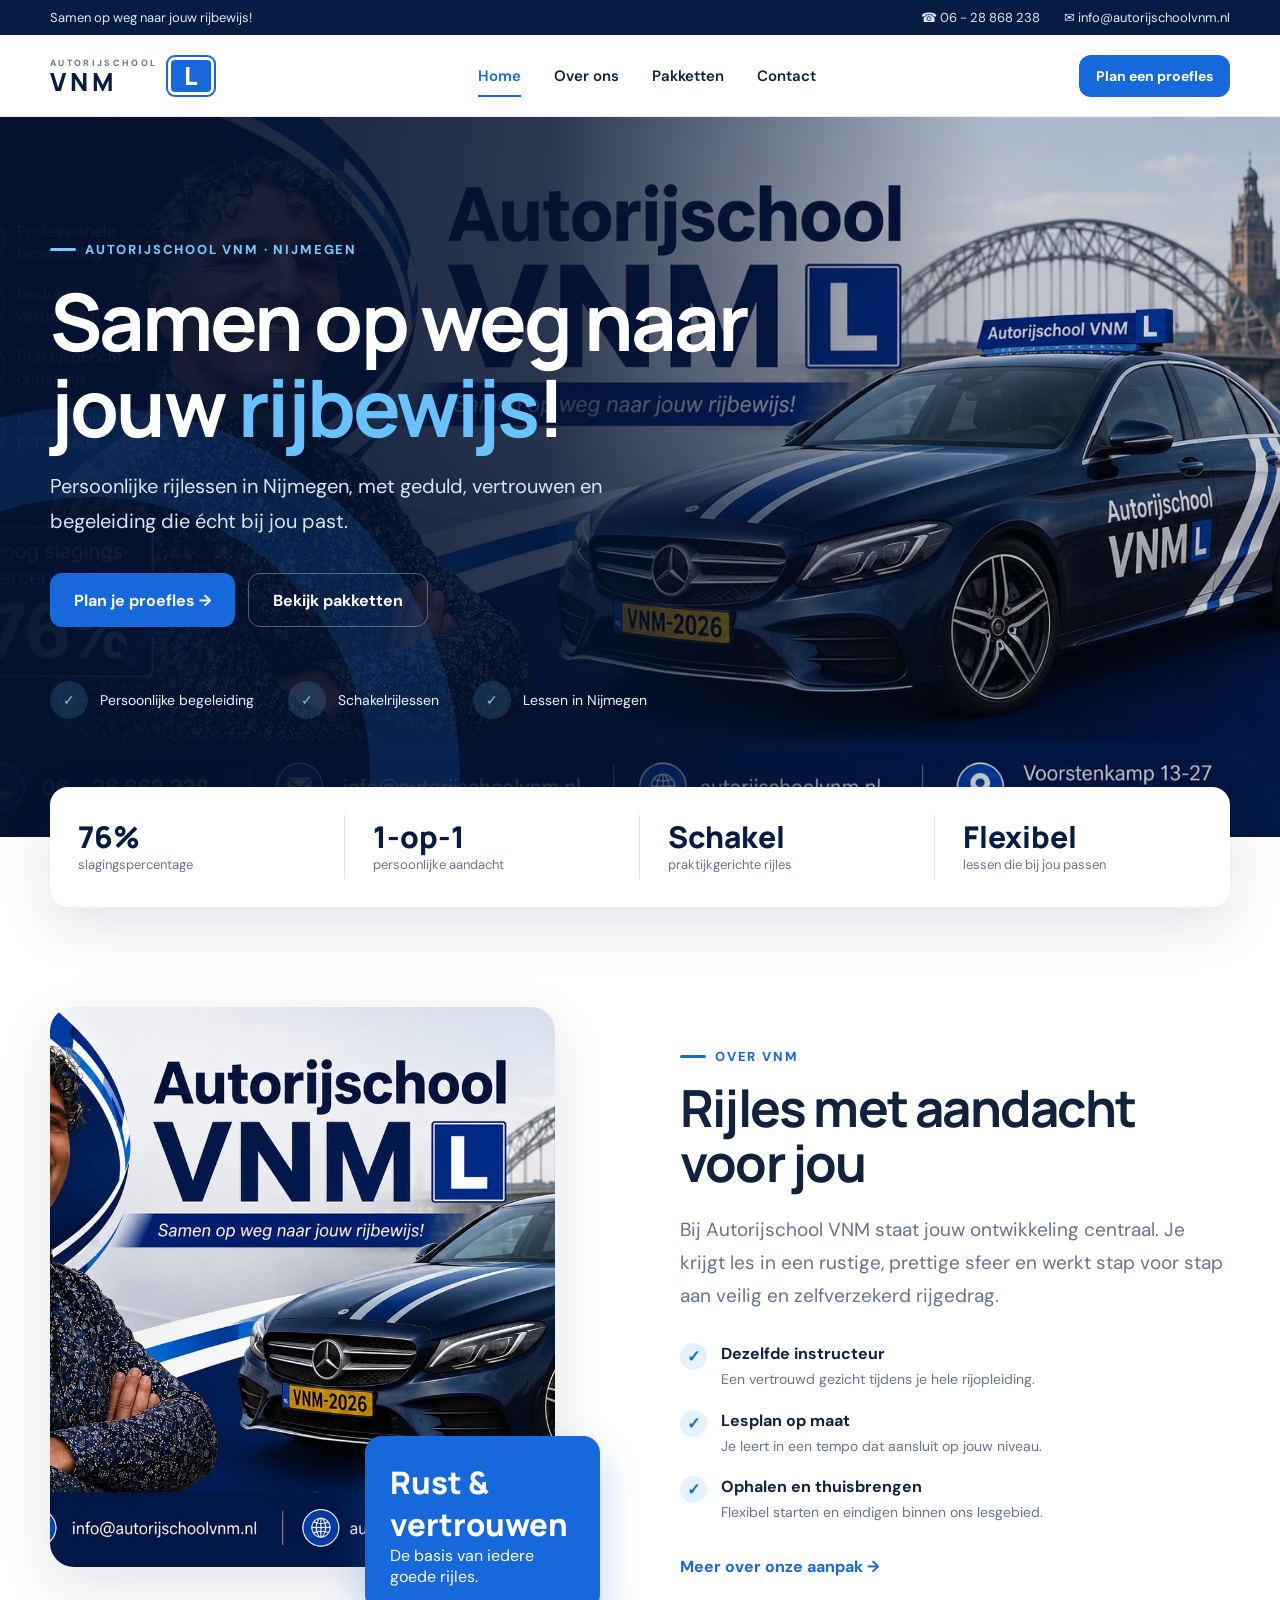
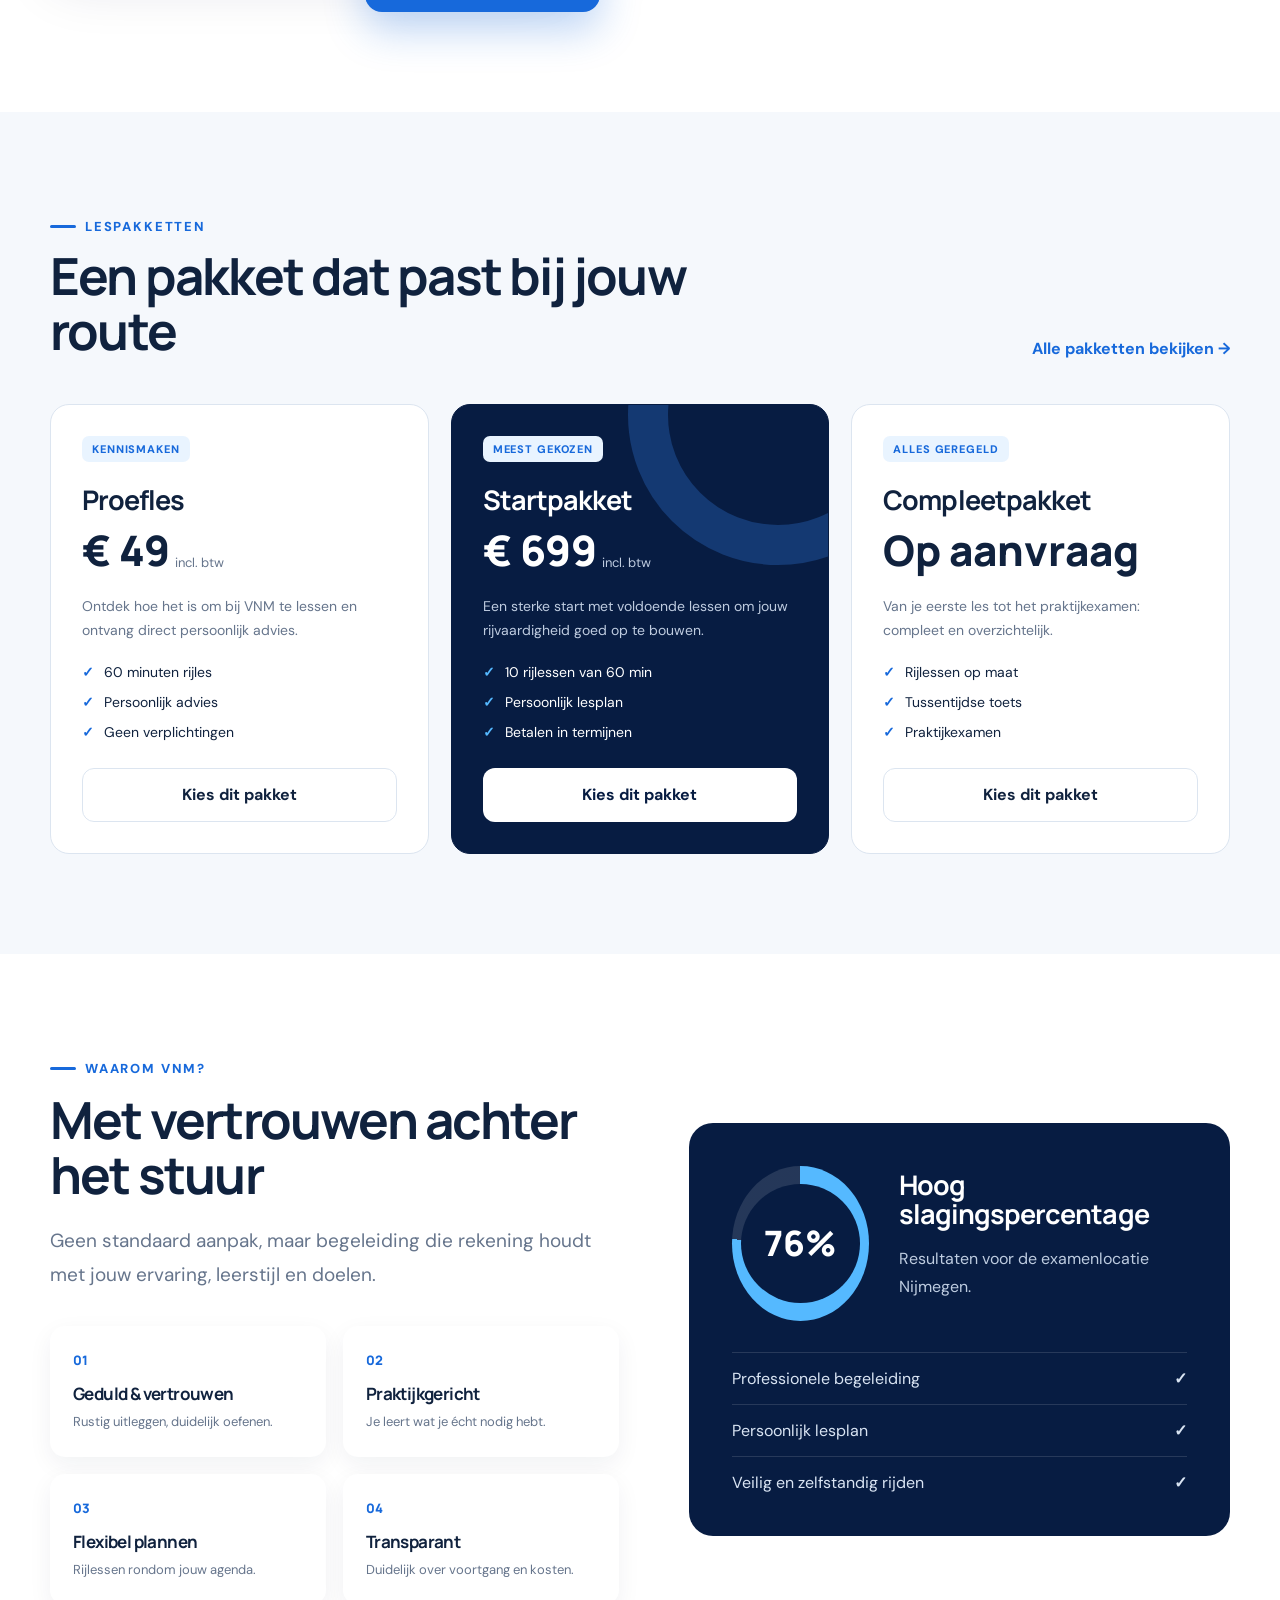
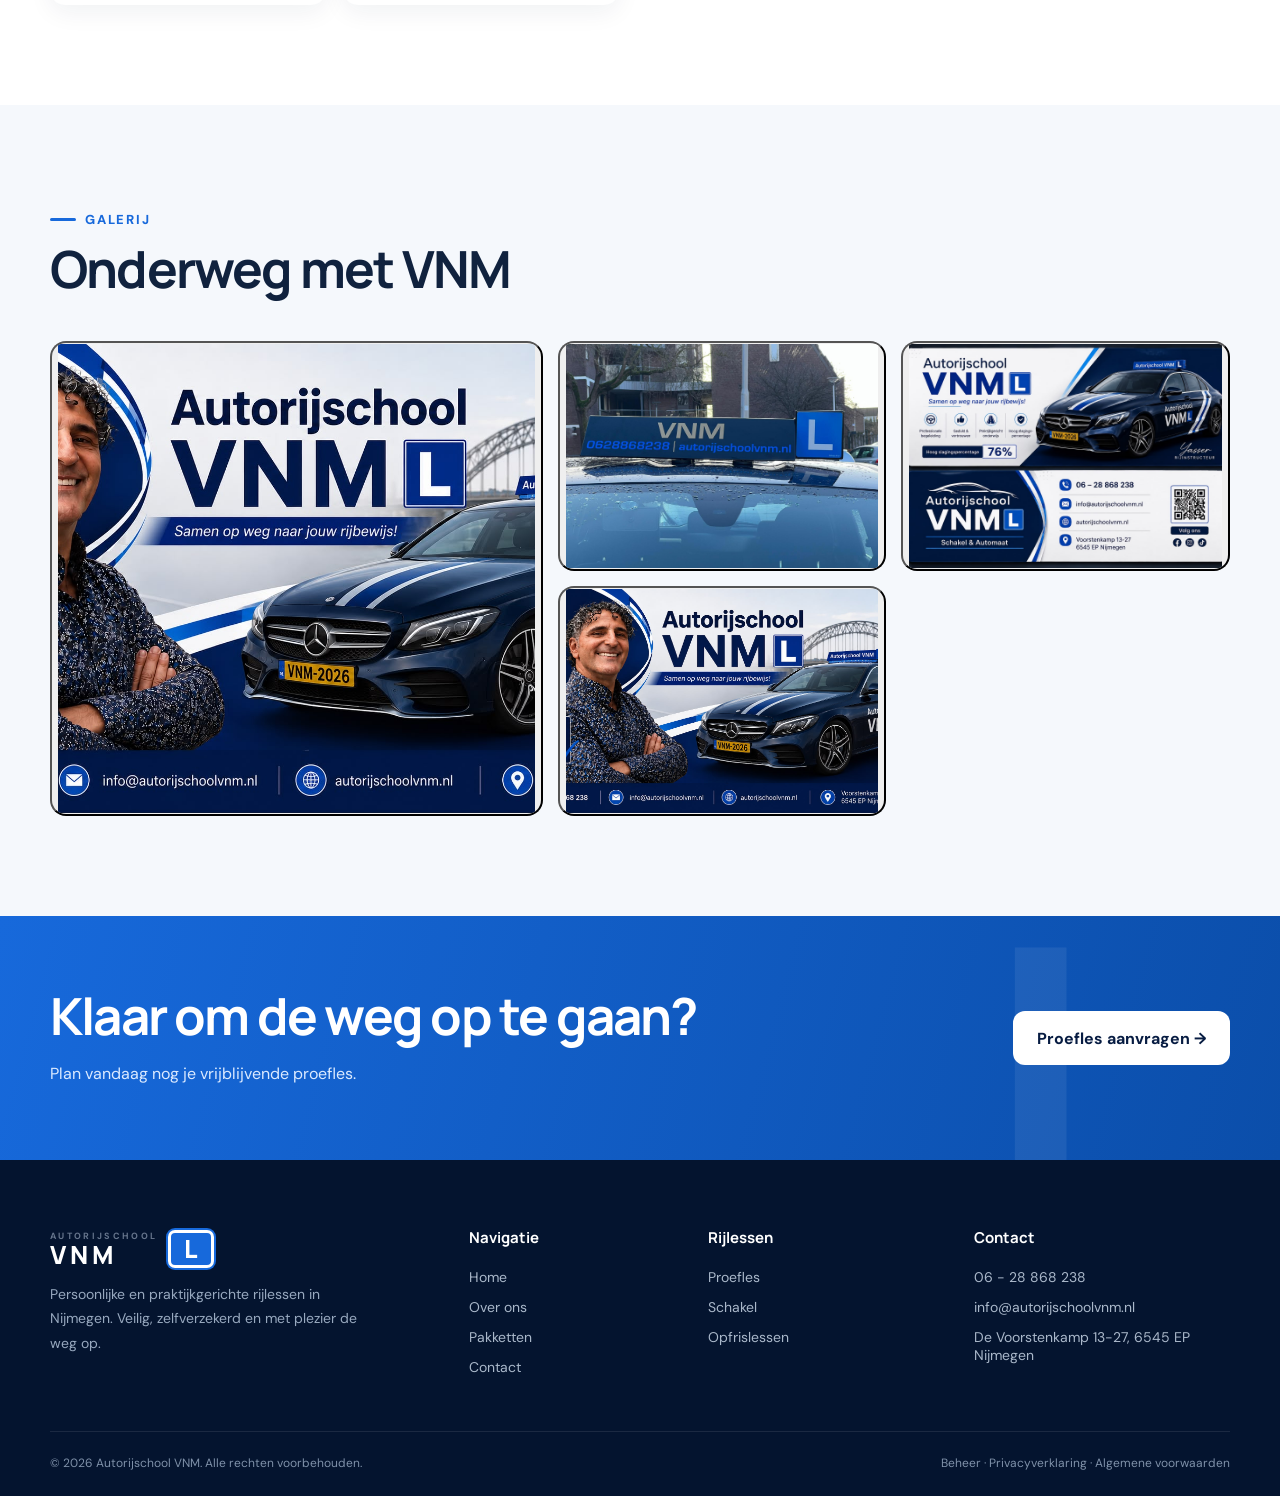
<file: index.html>
<!doctype html>
<html lang="nl">
  <head>
    <meta charset="UTF-8" />
    <meta name="viewport" content="width=device-width, initial-scale=1.0" />
    <meta name="description" content="Autorijschool VNM in Nijmegen. Persoonlijke rijlessen, duidelijke pakketten en professionele begeleiding op weg naar jouw rijbewijs." />
    <meta name="theme-color" content="#071c42" />
    <title>Autorijschool VNM | Samen op weg naar jouw rijbewijs</title>
    <link rel="preconnect" href="https://fonts.googleapis.com" />
    <link rel="preconnect" href="https://fonts.gstatic.com" crossorigin />
    <link href="https://fonts.googleapis.com/css2?family=DM+Sans:wght@400;500;600;700&family=Manrope:wght@600;700;800&display=swap" rel="stylesheet" />
    <link rel="stylesheet" href="styles.css" />
  </head>
  <body>
    <div id="app"></div>
    <script type="module" src="app.js"></script>
  </body>
</html>
</file>
<file: styles.css>
:root {
  --navy: #071c42;
  --navy-2: #0b2f68;
  --blue: #1769db;
  --sky: #55b9ff;
  --ink: #10223e;
  --muted: #66758c;
  --line: #dce5f0;
  --paper: #f5f8fc;
  --white: #fff;
  --green: #1aa775;
  --shadow: 0 18px 55px rgba(7, 28, 66, .12);
  --radius: 24px;
}

* { box-sizing: border-box; }
html { scroll-behavior: smooth; }
body { margin: 0; color: var(--ink); background: var(--white); font-family: "DM Sans", sans-serif; }
button, input, textarea { font: inherit; }
button, a { -webkit-tap-highlight-color: transparent; }
a { color: inherit; text-decoration: none; }
img { display: block; max-width: 100%; }
.container { width: min(1180px, calc(100% - 40px)); margin-inline: auto; }
.section { padding: 100px 0; }
.section-soft { background: var(--paper); }
.eyebrow { display: inline-flex; align-items: center; gap: 9px; color: var(--blue); font-size: 13px; font-weight: 800; letter-spacing: .14em; text-transform: uppercase; }
.eyebrow::before { content: ""; width: 26px; height: 3px; border-radius: 9px; background: var(--blue); }
h1, h2, h3 { margin: 0; font-family: "Manrope", sans-serif; line-height: 1.08; letter-spacing: -.035em; }
h1 { font-size: clamp(45px, 6.2vw, 82px); }
h2 { font-size: clamp(34px, 4vw, 54px); }
h3 { font-size: 22px; }
p { line-height: 1.75; }
.lead { margin: 22px 0 0; color: var(--muted); font-size: 19px; max-width: 670px; }
.btn { display: inline-flex; min-height: 54px; align-items: center; justify-content: center; gap: 10px; padding: 0 24px; border: 0; border-radius: 12px; background: var(--blue); color: #fff; font-weight: 700; cursor: pointer; transition: .22s ease; }
.btn:hover { transform: translateY(-2px); box-shadow: 0 12px 30px rgba(23,105,219,.25); }
.btn-outline { color: var(--ink); background: transparent; border: 1px solid var(--line); }
.btn-light { color: var(--navy); background: #fff; }
.btn-small { min-height: 42px; padding: 0 17px; font-size: 14px; }
.link-arrow { display: inline-flex; gap: 8px; align-items: center; color: var(--blue); font-weight: 700; }

.topbar { padding: 9px 0; background: var(--navy); color: #dceaff; font-size: 13px; }
.topbar .container { display: flex; justify-content: space-between; gap: 20px; }
.topbar-links { display: flex; gap: 24px; }
.navbar { position: sticky; z-index: 40; top: 0; height: 82px; display: flex; align-items: center; background: rgba(255,255,255,.94); border-bottom: 1px solid rgba(220,229,240,.7); backdrop-filter: blur(14px); }
.navbar .container { display: flex; align-items: center; justify-content: space-between; }
.brand { display: flex; align-items: center; gap: 11px; }
.brand-mark { position: relative; width: 46px; height: 38px; border-radius: 7px; background: var(--blue); color: white; display: grid; place-items: center; font: 800 25px/1 "Manrope"; box-shadow: inset 0 0 0 3px #fff, 0 0 0 2px var(--blue); }
.brand-copy strong { display: block; color: var(--navy); font: 800 25px/1 "Manrope"; letter-spacing: .16em; }
.brand-copy span { display: block; color: var(--muted); font-size: 9px; font-weight: 700; letter-spacing: .26em; text-transform: uppercase; }
.navlinks { display: flex; align-items: center; gap: 33px; font-size: 15px; font-weight: 600; }
.navlinks a { position: relative; padding: 30px 0; }
.navlinks a.active, .navlinks a:hover { color: var(--blue); }
.navlinks a.active::after { content: ""; position: absolute; left: 0; right: 0; bottom: 19px; height: 2px; background: var(--blue); }
.menu-btn { display: none; width: 44px; height: 44px; border: 0; border-radius: 10px; background: var(--paper); cursor: pointer; font-size: 22px; }

.hero { position: relative; min-height: 720px; display: flex; align-items: center; overflow: hidden; background: var(--navy); color: #fff; }
.hero::before { content: ""; position: absolute; inset: 0; background: linear-gradient(90deg, rgba(4,18,46,.97) 0%, rgba(4,18,46,.83) 43%, rgba(4,18,46,.18) 78%), url('assets/hero.jpeg') center/cover; }
.hero::after { content: ""; position: absolute; width: 560px; height: 560px; left: -280px; bottom: -310px; border: 90px solid rgba(44,130,241,.15); border-radius: 50%; }
.hero .container { position: relative; z-index: 1; padding-block: 95px; }
.hero-content { max-width: 750px; }
.hero .eyebrow { color: #78c7ff; }
.hero .eyebrow::before { background: #78c7ff; }
.hero h1 { margin-top: 20px; }
.hero h1 span { color: #69c2ff; }
.hero p { max-width: 620px; color: #d7e5f8; font-size: 20px; }
.hero-actions { display: flex; flex-wrap: wrap; gap: 13px; margin-top: 34px; }
.hero .btn-outline { color: #fff; border-color: rgba(255,255,255,.32); }
.hero-proof { display: flex; flex-wrap: wrap; gap: 34px; margin-top: 54px; }
.proof-item { display: flex; align-items: center; gap: 12px; color: #e9f3ff; font-size: 14px; }
.proof-icon { width: 38px; height: 38px; display: grid; place-items: center; border-radius: 50%; background: rgba(105,194,255,.15); color: #7fcaff; }

.stats { position: relative; z-index: 3; margin-top: -50px; }
.stats-inner { display: grid; grid-template-columns: repeat(4,1fr); padding: 28px 0; border-radius: 18px; background: #fff; box-shadow: var(--shadow); }
.stat { padding: 5px 28px; border-right: 1px solid var(--line); }
.stat:last-child { border-right: 0; }
.stat strong { display: block; color: var(--navy); font: 800 30px/1.1 "Manrope"; }
.stat span { color: var(--muted); font-size: 13px; }

.intro-grid, .about-grid, .contact-grid { display: grid; grid-template-columns: 1fr 1fr; align-items: center; gap: 80px; }
.image-stack { position: relative; padding: 0 45px 45px 0; }
.image-stack > img { width: 100%; height: 560px; object-fit: cover; object-position: center; border-radius: var(--radius); box-shadow: var(--shadow); }
.image-note { position: absolute; right: 0; bottom: 0; width: 235px; padding: 25px; border-radius: 17px; background: var(--blue); color: #fff; box-shadow: 0 18px 40px rgba(23,105,219,.28); }
.image-note strong { display: block; font: 800 31px "Manrope"; }
.feature-list { display: grid; gap: 18px; margin: 31px 0; }
.feature { display: flex; align-items: flex-start; gap: 14px; }
.check { flex: 0 0 27px; width: 27px; height: 27px; display: grid; place-items: center; border-radius: 50%; background: #e4f2ff; color: var(--blue); font-weight: 800; }
.feature strong { display: block; margin-bottom: 3px; }
.feature p { margin: 0; color: var(--muted); font-size: 14px; }

.section-head { display: flex; align-items: flex-end; justify-content: space-between; gap: 30px; margin-bottom: 45px; }
.section-head h2 { margin-top: 13px; max-width: 670px; }
.cards { display: grid; grid-template-columns: repeat(3,1fr); gap: 22px; }
.package-card { position: relative; display: flex; flex-direction: column; overflow: hidden; min-height: 440px; padding: 31px; border: 1px solid var(--line); border-radius: 19px; background: #fff; transition: .25s ease; }
.package-card:hover { transform: translateY(-6px); box-shadow: var(--shadow); }
.package-card.featured { color: #fff; border-color: var(--navy); background: var(--navy); }
.package-card.featured::after { content: ""; position: absolute; width: 220px; height: 220px; top: -140px; right: -100px; border: 40px solid rgba(63,144,255,.25); border-radius: 50%; }
.badge { align-self: flex-start; padding: 6px 10px; border-radius: 7px; color: var(--blue); background: #e9f4ff; font-size: 11px; font-weight: 800; letter-spacing: .08em; text-transform: uppercase; }
.package-card h3 { margin-top: 23px; font-size: 27px; }
.price { display: flex; align-items: flex-end; gap: 5px; margin: 15px 0 23px; }
.price strong { font: 800 42px/1 "Manrope"; }
.price span { color: var(--muted); font-size: 13px; }
.featured .price span, .featured .package-desc { color: #bfcce0; }
.package-desc { margin: 0 0 20px; color: var(--muted); font-size: 14px; }
.package-features { display: grid; gap: 12px; padding: 0; margin: 0 0 27px; list-style: none; font-size: 14px; }
.package-features li::before { content: "✓"; margin-right: 10px; color: var(--blue); font-weight: 800; }
.featured .package-features li::before { color: var(--sky); }
.package-card .btn { margin-top: auto; }

.why-grid { display: grid; grid-template-columns: 1.05fr 1fr; gap: 70px; align-items: center; }
.benefits { display: grid; grid-template-columns: 1fr 1fr; gap: 17px; margin-top: 35px; }
.benefit { padding: 23px; border-radius: 15px; background: #fff; box-shadow: 0 8px 25px rgba(7,28,66,.06); }
.benefit .num { color: var(--blue); font: 800 13px "Manrope"; }
.benefit h3 { margin: 15px 0 8px; font-size: 17px; }
.benefit p { margin: 0; color: var(--muted); font-size: 13px; }
.score-card { padding: 43px; border-radius: var(--radius); background: var(--navy); color: #fff; }
.score-top { display: flex; align-items: center; gap: 30px; }
.score-ring { width: 155px; height: 155px; display: grid; place-items: center; border-radius: 50%; background: conic-gradient(var(--sky) 0 76%, rgba(255,255,255,.12) 76%); }
.score-ring::before { content: "76%"; width: 119px; height: 119px; display: grid; place-items: center; border-radius: 50%; background: var(--navy); font: 800 35px "Manrope"; }
.score-card h3 { font-size: 27px; }
.score-card p { color: #becce0; }
.score-lines { display: grid; gap: 15px; margin-top: 31px; }
.score-line { display: flex; justify-content: space-between; padding-top: 15px; border-top: 1px solid rgba(255,255,255,.13); color: #d9e4f3; }

.gallery-grid { display: grid; grid-template-columns: 1.2fr .8fr .8fr; grid-template-rows: 230px 230px; gap: 15px; }
.gallery-item { position: relative; overflow: hidden; border-radius: 16px; cursor: pointer; }
.gallery-item:first-child { grid-row: 1/3; }
.gallery-item img { width: 100%; height: 100%; object-fit: cover; transition: transform .5s ease; }
.gallery-item:hover img { transform: scale(1.045); }
.gallery-item::after { content: "↗"; position: absolute; right: 15px; bottom: 15px; width: 38px; height: 38px; display: grid; place-items: center; border-radius: 50%; background: rgba(255,255,255,.9); color: var(--navy); opacity: 0; transform: translateY(5px); transition: .2s; }
.gallery-item:hover::after { opacity: 1; transform: none; }

.cta { position: relative; overflow: hidden; padding: 72px 0; background: linear-gradient(105deg, var(--blue), #0b4eaa); color: #fff; }
.cta::after { content: "L"; position: absolute; right: 7%; top: -100px; color: rgba(255,255,255,.07); font: 800 380px "Manrope"; }
.cta .container { position: relative; z-index: 2; display: flex; align-items: center; justify-content: space-between; gap: 40px; }
.cta h2 { max-width: 650px; }
.cta p { margin-bottom: 0; color: #dbeaff; }

.page-hero { padding: 90px 0 80px; color: #fff; background: var(--navy); }
.page-hero .eyebrow { color: var(--sky); }
.page-hero h1 { max-width: 850px; margin-top: 17px; font-size: clamp(42px, 5vw, 68px); }
.page-hero p { max-width: 700px; color: #c5d3e7; font-size: 18px; }
.values { display: grid; grid-template-columns: repeat(3,1fr); gap: 20px; margin-top: 45px; }
.value { padding: 30px; border: 1px solid var(--line); border-radius: 17px; }
.value-icon { width: 48px; height: 48px; display: grid; place-items: center; margin-bottom: 22px; border-radius: 13px; background: #e7f3ff; color: var(--blue); font-size: 21px; }
.value p { color: var(--muted); font-size: 14px; }
.timeline { display: grid; grid-template-columns: repeat(4,1fr); gap: 0; margin-top: 45px; }
.step { position: relative; padding: 25px 30px 0 0; border-top: 2px solid var(--line); }
.step::before { content: ""; position: absolute; top: -7px; left: 0; width: 12px; height: 12px; border-radius: 50%; background: var(--blue); box-shadow: 0 0 0 6px #e8f3ff; }
.step span { color: var(--blue); font-weight: 800; }
.step h3 { margin: 12px 0 8px; font-size: 18px; }
.step p { color: var(--muted); font-size: 13px; }

.all-packages { grid-template-columns: repeat(3,1fr); }
.faq { display: grid; max-width: 850px; margin: 42px auto 0; border-top: 1px solid var(--line); }
.faq-item { border-bottom: 1px solid var(--line); }
.faq-q { width: 100%; display: flex; justify-content: space-between; padding: 22px 0; border: 0; background: none; color: var(--ink); text-align: left; font-weight: 700; cursor: pointer; }
.faq-a { display: none; padding: 0 40px 22px 0; color: var(--muted); line-height: 1.65; }
.faq-item.open .faq-a { display: block; }
.faq-item.open .faq-q span { transform: rotate(45deg); }

.contact-grid { align-items: start; }
.contact-details { display: grid; gap: 13px; margin-top: 34px; }
.contact-detail { display: flex; align-items: center; gap: 15px; padding: 17px; border-radius: 13px; background: var(--paper); }
.contact-detail i { width: 42px; height: 42px; display: grid; place-items: center; border-radius: 11px; background: #e0efff; color: var(--blue); font-style: normal; }
.contact-detail span { display: block; color: var(--muted); font-size: 12px; }
.contact-detail strong { display: block; margin-top: 3px; }
.form-card { padding: 38px; border-radius: var(--radius); background: #fff; box-shadow: var(--shadow); }
.form-grid { display: grid; grid-template-columns: 1fr 1fr; gap: 17px; }
.field { display: grid; gap: 7px; }
.field.full { grid-column: 1/-1; }
.field label { font-size: 13px; font-weight: 700; }
.field input, .field textarea, .field select { width: 100%; padding: 15px; border: 1px solid var(--line); border-radius: 10px; outline: 0; background: #fbfcfe; transition: .2s; }
.field textarea { min-height: 130px; resize: vertical; }
.field input:focus, .field textarea:focus, .field select:focus { border-color: var(--blue); box-shadow: 0 0 0 3px rgba(23,105,219,.1); }
.form-status { margin: 15px 0 0; color: var(--green); font-weight: 700; }
.map-card { min-height: 310px; display: grid; place-items: center; overflow: hidden; border-radius: var(--radius); background: linear-gradient(135deg,#dce8f5,#eff4f9); }
.map-card-inner { padding: 35px; text-align: center; }

.footer { padding: 70px 0 25px; background: #04142f; color: #d7e1ef; }
.footer-grid { display: grid; grid-template-columns: 1.4fr .7fr .8fr 1fr; gap: 60px; }
.footer .brand-copy strong { color: #fff; }
.footer-about { max-width: 320px; color: #98a9bf; font-size: 14px; }
.footer h3 { margin-bottom: 22px; color: #fff; font-size: 15px; letter-spacing: 0; }
.footer-links { display: grid; gap: 12px; color: #aab8ca; font-size: 14px; }
.footer-bottom { display: flex; justify-content: space-between; margin-top: 55px; padding-top: 23px; border-top: 1px solid rgba(255,255,255,.09); color: #7f91a9; font-size: 12px; }

.lightbox { position: fixed; z-index: 100; inset: 0; display: grid; place-items: center; padding: 30px; background: rgba(2,10,24,.92); }
.lightbox img { max-width: min(1100px, 96vw); max-height: 88vh; border-radius: 12px; }
.lightbox button { position: absolute; top: 25px; right: 25px; width: 45px; height: 45px; border: 0; border-radius: 50%; background: #fff; font-size: 25px; cursor: pointer; }

.admin-shell { min-height: 100vh; display: grid; grid-template-columns: 250px 1fr; background: var(--paper); }
.admin-side { position: sticky; top: 0; height: 100vh; padding: 28px 21px; background: var(--navy); color: #fff; }
.admin-side .brand-copy strong { color: #fff; }
.admin-nav { display: grid; gap: 7px; margin-top: 45px; }
.admin-nav button { display: flex; gap: 11px; width: 100%; padding: 13px 14px; border: 0; border-radius: 9px; color: #afbdd1; background: transparent; text-align: left; cursor: pointer; }
.admin-nav button.active, .admin-nav button:hover { color: #fff; background: rgba(255,255,255,.1); }
.admin-main { padding: 40px; }
.admin-head { display: flex; align-items: center; justify-content: space-between; margin-bottom: 28px; }
.admin-head h1 { font-size: 36px; }
.admin-panel { padding: 27px; border-radius: 17px; background: #fff; box-shadow: 0 8px 30px rgba(7,28,66,.06); }
.admin-panel h2 { margin-bottom: 22px; font-size: 23px; }
.admin-form { display: grid; grid-template-columns: 1fr 1fr; gap: 17px; }
.admin-form .wide { grid-column: 1/-1; }
.admin-packages { display: grid; gap: 17px; }
.admin-package { padding: 20px; border: 1px solid var(--line); border-radius: 13px; }
.admin-package h3 { margin-bottom: 17px; }
.admin-gallery { display: grid; grid-template-columns: repeat(3,1fr); gap: 15px; }
.admin-photo { position: relative; height: 150px; overflow: hidden; border-radius: 12px; }
.admin-photo img { width: 100%; height: 100%; object-fit: cover; }
.admin-photo button { position: absolute; top: 8px; right: 8px; width: 32px; height: 32px; border: 0; border-radius: 50%; color: #fff; background: #d84747; cursor: pointer; }
.admin-login { min-height: 100vh; display: grid; place-items: center; padding: 25px; background: var(--navy); }
.login-card { width: min(430px, 100%); padding: 40px; border-radius: 20px; background: #fff; }
.login-card h1 { margin: 25px 0 8px; font-size: 34px; }
.login-card p { color: var(--muted); }
.login-card .field { margin-top: 20px; }
.login-note { padding: 12px; border-radius: 9px; background: #eef6ff; color: var(--blue)!important; font-size: 13px; }
.toast { position: fixed; z-index: 200; right: 25px; bottom: 25px; padding: 14px 20px; border-radius: 10px; background: var(--green); color: #fff; box-shadow: var(--shadow); font-weight: 700; }

@media (max-width: 900px) {
  .topbar { display: none; }
  .navlinks { position: fixed; inset: 82px 0 auto; display: none; padding: 20px; background: #fff; box-shadow: var(--shadow); }
  .navlinks.open { display: grid; }
  .navlinks a { padding: 12px; }
  .navlinks a.active::after { display: none; }
  .menu-btn { display: block; }
  .nav-cta { display: none; }
  .hero { min-height: 650px; }
  .stats-inner { grid-template-columns: 1fr 1fr; }
  .stat:nth-child(2) { border-right: 0; }
  .stat:nth-child(-n+2) { margin-bottom: 20px; }
  .intro-grid, .about-grid, .contact-grid, .why-grid { grid-template-columns: 1fr; gap: 50px; }
  .cards, .all-packages { grid-template-columns: 1fr 1fr; }
  .gallery-grid { grid-template-columns: 1fr 1fr; grid-template-rows: 300px 220px 220px; }
  .gallery-item:first-child { grid-column: 1/-1; grid-row: auto; }
  .values { grid-template-columns: 1fr; }
  .timeline { grid-template-columns: 1fr 1fr; row-gap: 35px; }
  .footer-grid { grid-template-columns: 1fr 1fr; }
  .admin-shell { grid-template-columns: 1fr; }
  .admin-side { position: static; height: auto; }
  .admin-nav { grid-template-columns: repeat(4,1fr); margin-top: 25px; }
}

@media (max-width: 620px) {
  .container { width: min(100% - 28px, 1180px); }
  .section { padding: 72px 0; }
  .navbar { height: 72px; }
  .navlinks { top: 72px; }
  .brand-copy strong { font-size: 21px; }
  .hero { min-height: 690px; }
  .hero::before { background: linear-gradient(90deg, rgba(4,18,46,.94), rgba(4,18,46,.7)), url('assets/hero.jpeg') 60% center/cover; }
  .hero .container { padding-block: 70px; }
  .hero p { font-size: 17px; }
  .hero-actions .btn { width: 100%; }
  .hero-proof { gap: 17px; }
  .stats { margin-top: -25px; }
  .stats-inner { padding: 20px 0; }
  .stat { padding: 7px 15px; }
  .stat strong { font-size: 24px; }
  .image-stack { padding: 0 20px 35px 0; }
  .image-stack > img { height: 420px; }
  .image-note { width: 190px; padding: 18px; }
  .section-head { display: block; }
  .section-head .link-arrow { margin-top: 20px; }
  .cards, .all-packages, .benefits { grid-template-columns: 1fr; }
  .gallery-grid { display: grid; grid-template-columns: 1fr; grid-template-rows: repeat(4,240px); }
  .gallery-item:first-child { grid-column: auto; }
  .cta .container { display: block; }
  .cta .btn { margin-top: 25px; }
  .timeline { grid-template-columns: 1fr; }
  .form-card { padding: 24px; }
  .form-grid, .admin-form { grid-template-columns: 1fr; }
  .field.full, .admin-form .wide { grid-column: auto; }
  .footer-grid { grid-template-columns: 1fr; gap: 36px; }
  .footer-bottom { display: block; line-height: 1.8; }
  .score-top { display: block; }
  .score-ring { margin-bottom: 25px; }
  .admin-main { padding: 22px 14px; }
  .admin-nav { grid-template-columns: 1fr 1fr; }
  .admin-head { align-items: flex-start; gap: 15px; }
  .admin-gallery { grid-template-columns: 1fr 1fr; }
}
</file>
